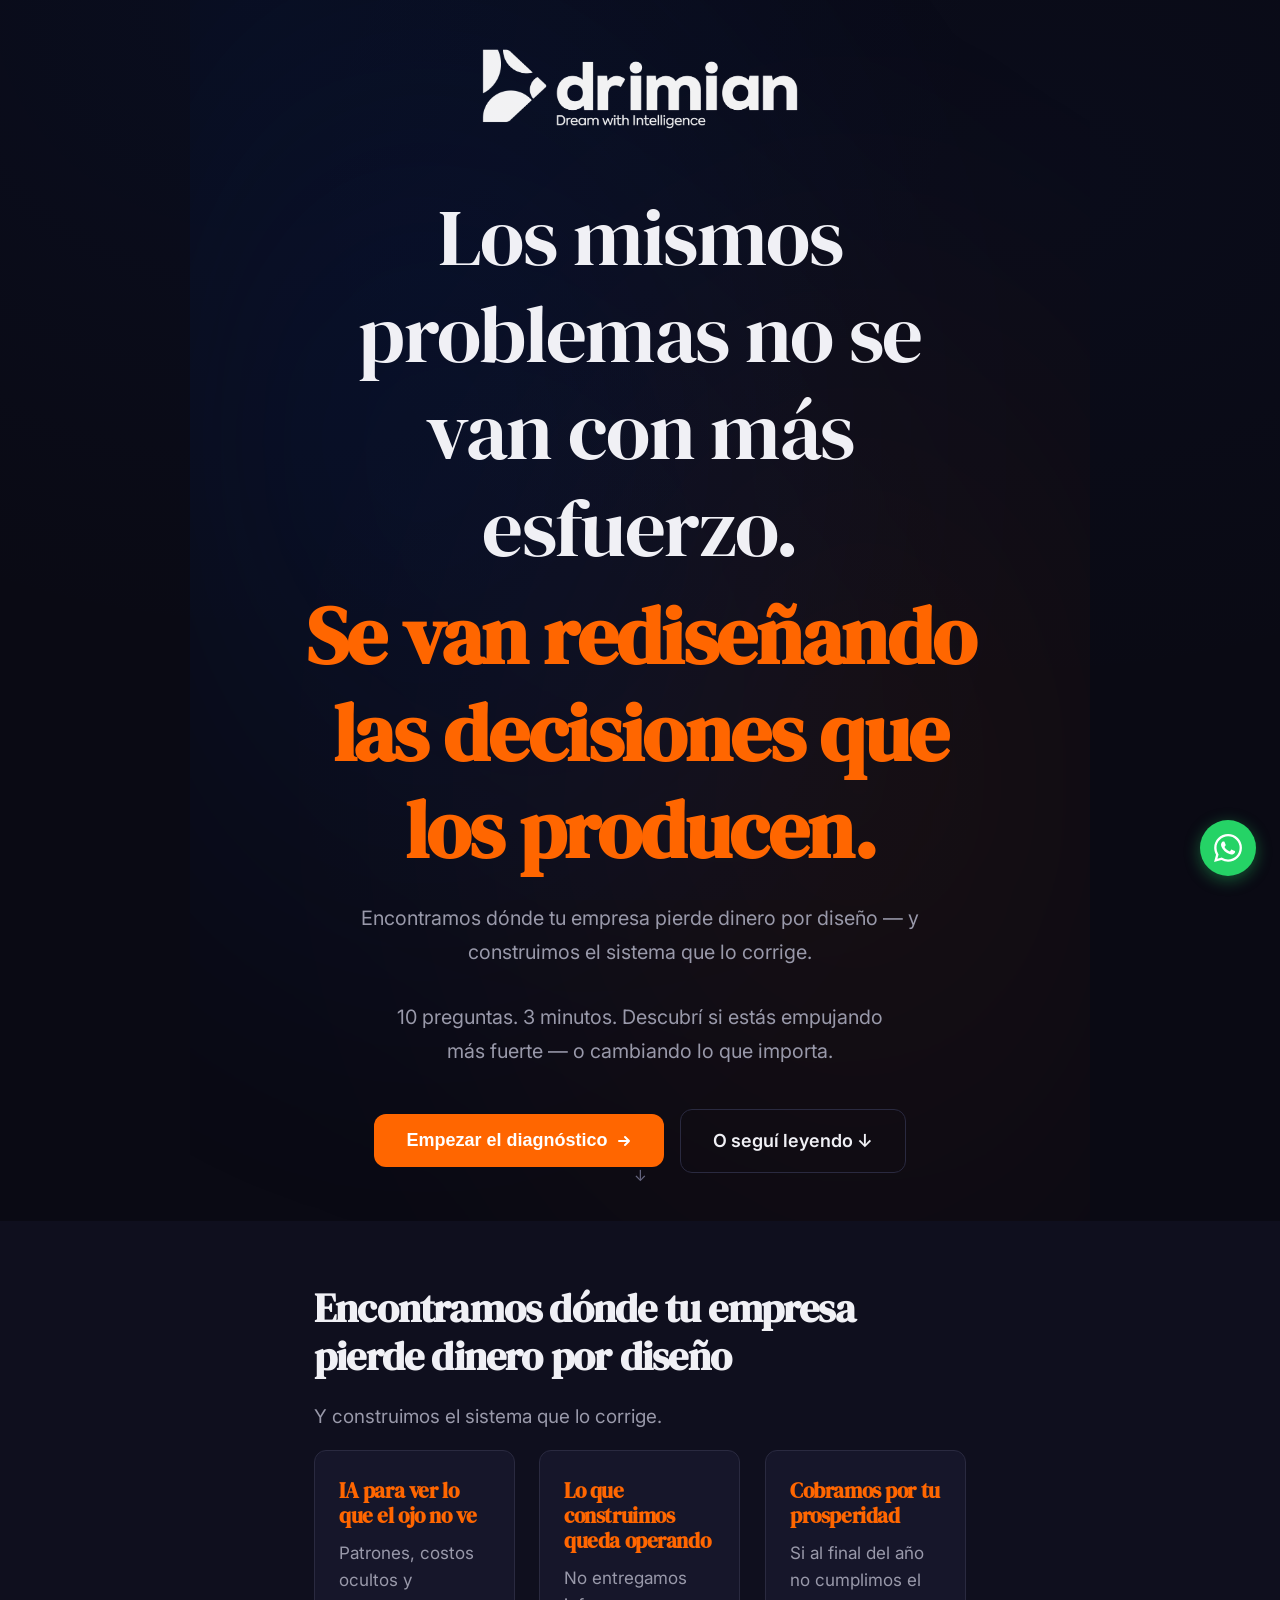
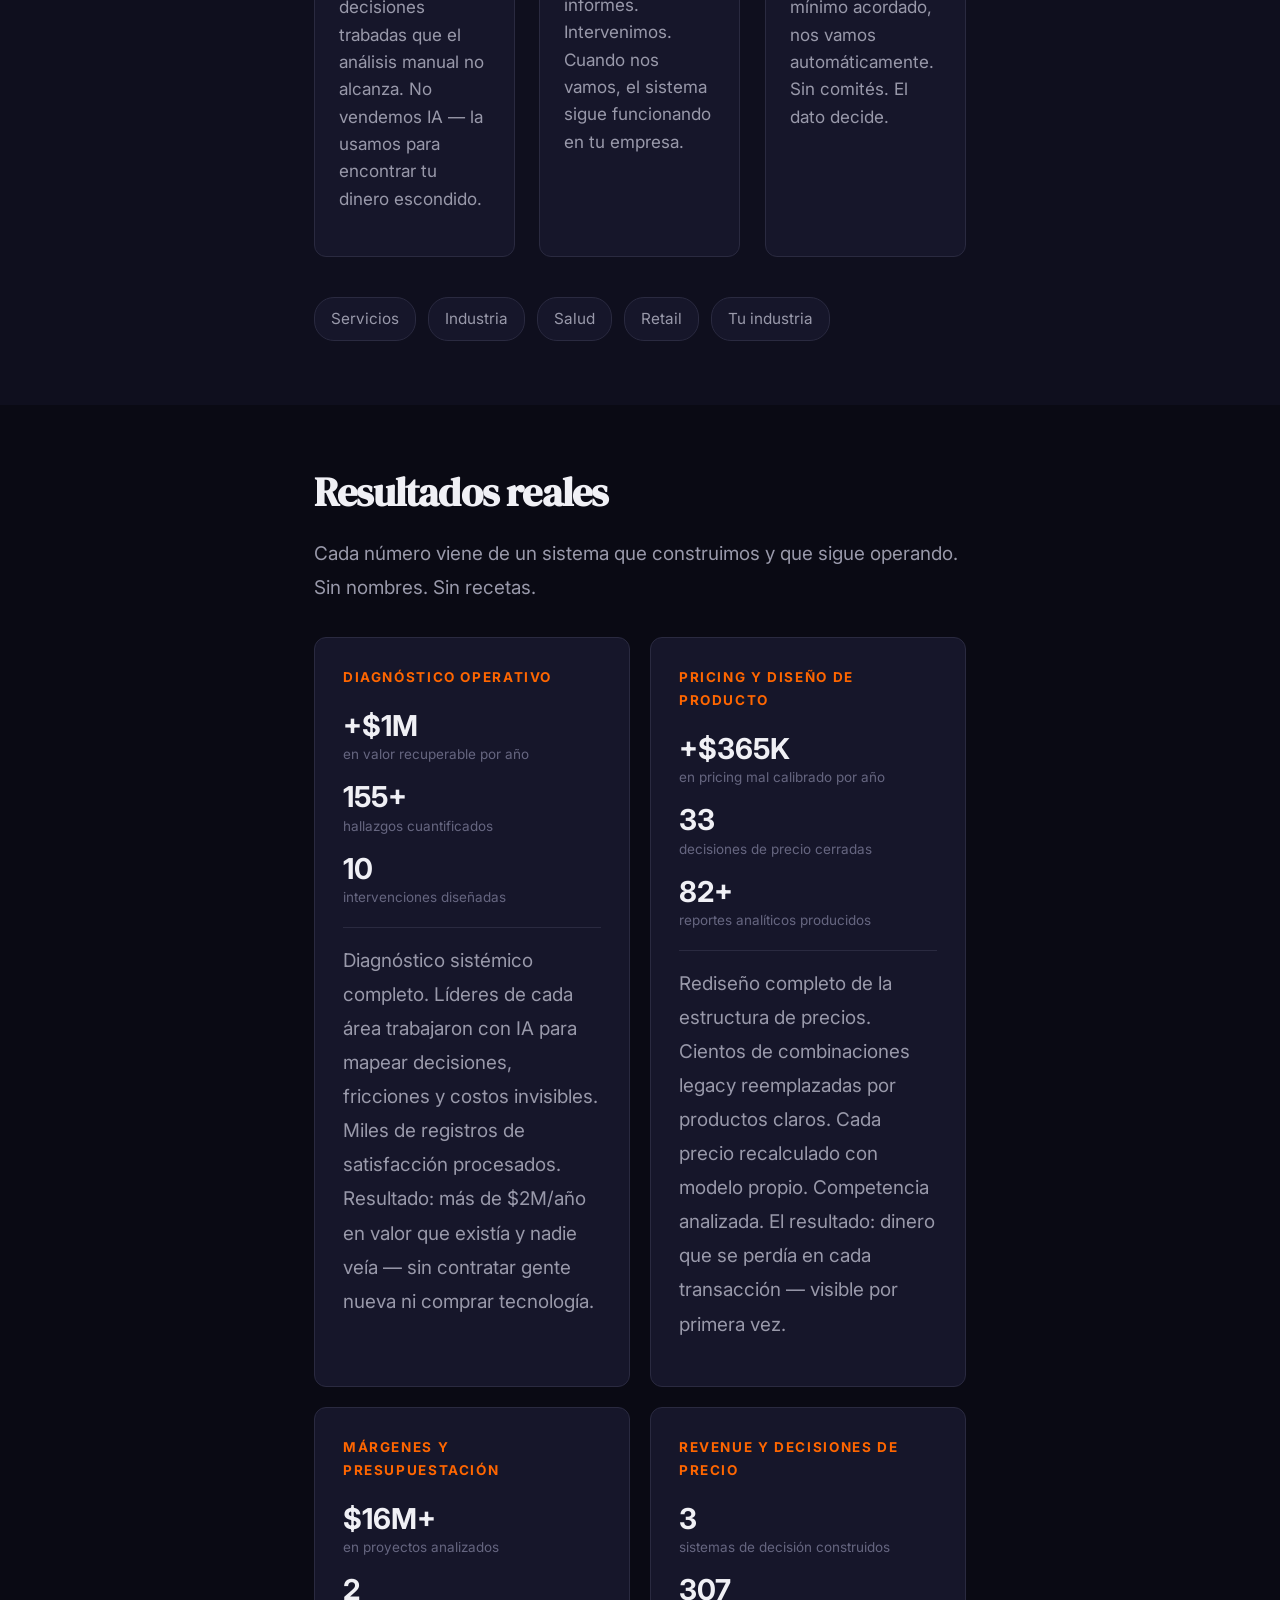
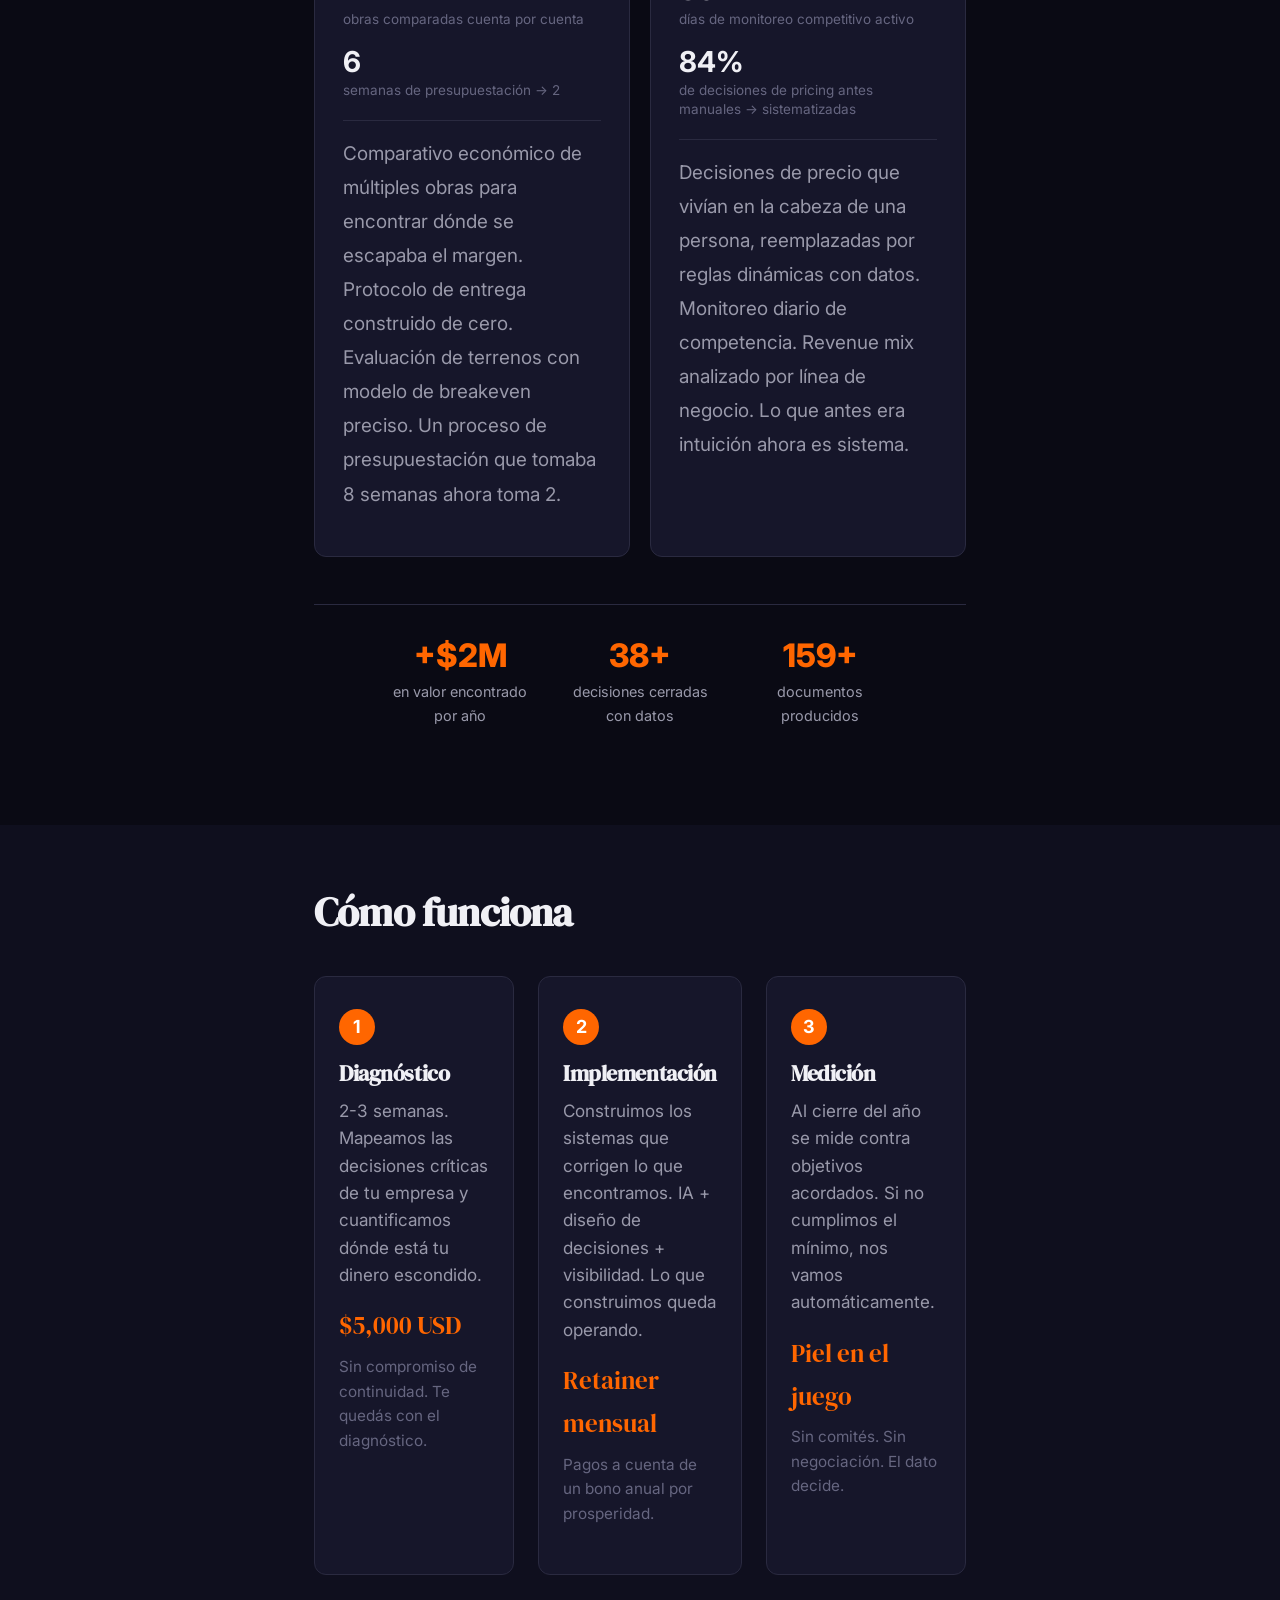
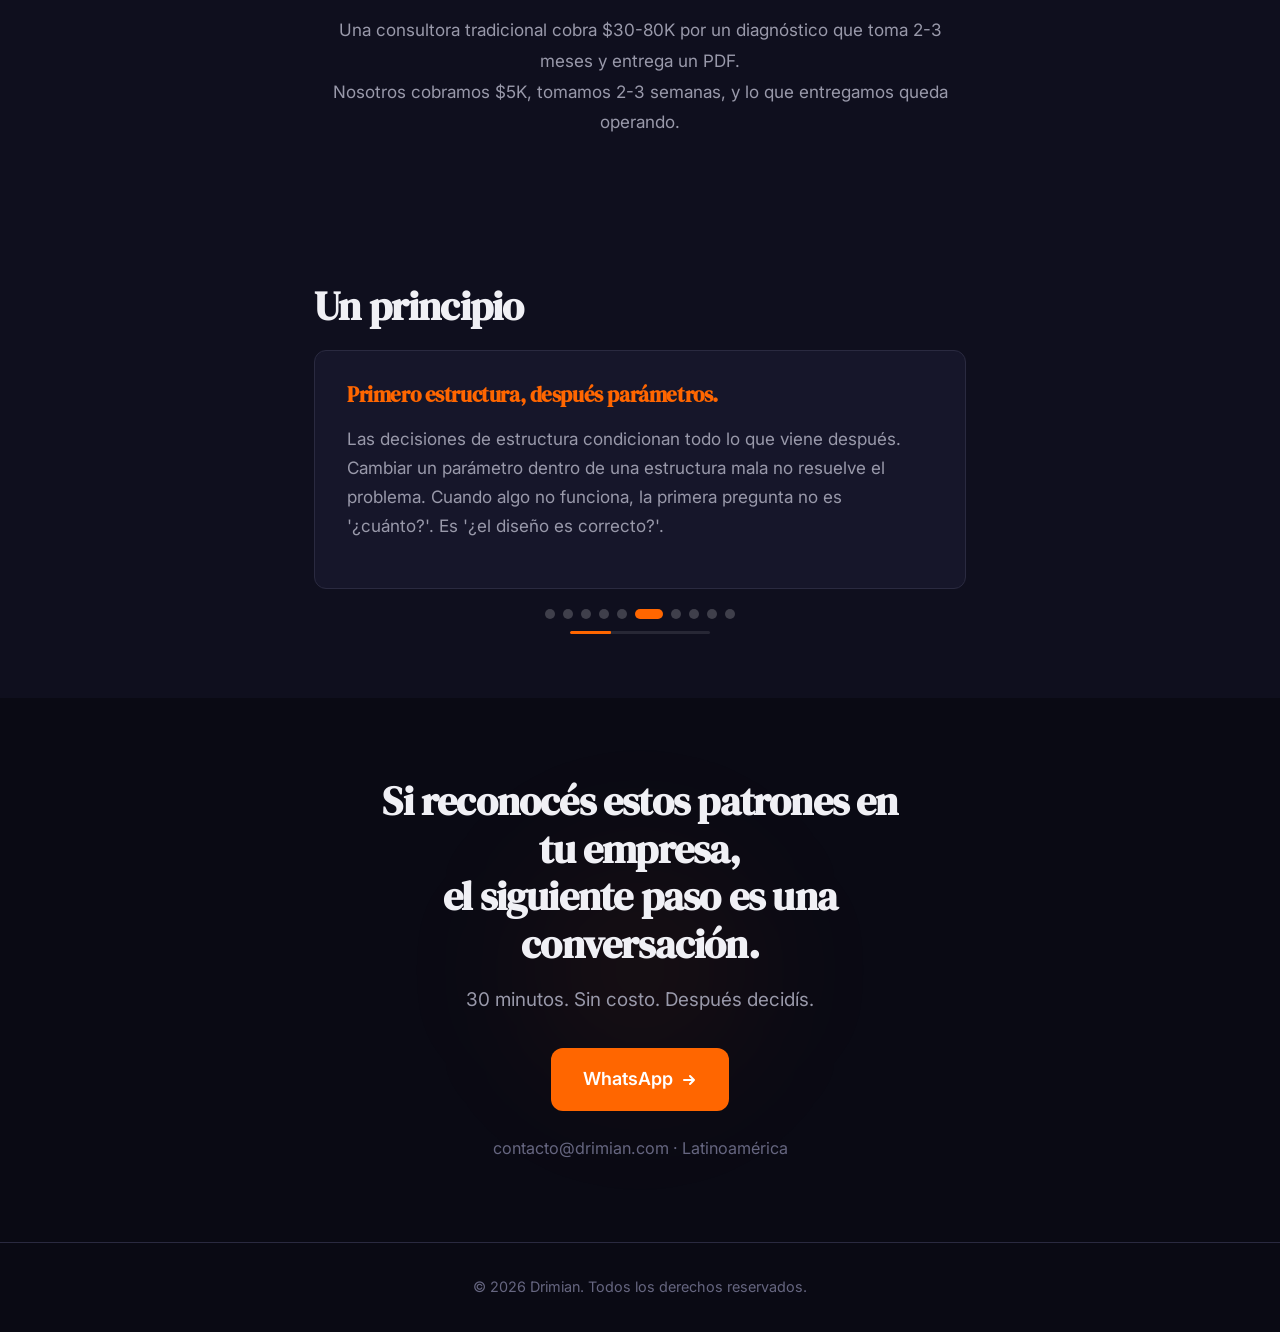
<file: index.html>
<!DOCTYPE html>
<html lang="es">
<head>
  <meta charset="UTF-8">
  <meta name="viewport" content="width=device-width, initial-scale=1.0">
  <title>Drimian — We Dream With Intelligence</title>
  <meta name="description" content="Encontramos dónde tu empresa pierde dinero por diseño — y construimos el sistema que lo corrige.">
  <meta name="theme-color" content="#0a0a14">

  <!-- OG -->
  <meta property="og:title" content="Drimian — Los mismos problemas. Otra vez.">
  <meta property="og:description" content="Encontramos dónde tu empresa pierde dinero por diseño — y construimos el sistema que lo corrige.">
  <meta property="og:type" content="website">
  <meta property="og:url" content="https://drimian.com">

  <!-- Fonts -->
  <link rel="preconnect" href="https://fonts.googleapis.com">
  <link rel="preconnect" href="https://fonts.gstatic.com" crossorigin>
  <link href="https://fonts.googleapis.com/css2?family=DM+Serif+Display&family=Inter:wght@400;500;600;700&display=swap" rel="stylesheet">

  <!-- Styles -->
  <link rel="stylesheet" href="css/style.css?v=3">
</head>
<body>

  <!-- Scroll progress bar -->
  <div id="scroll-progress"></div>

  <!-- ==================== -->
  <!-- HERO                 -->
  <!-- ==================== -->
  <section id="hero">
    <div style="margin-bottom: 48px;">
      <img src="img/logo-white.png" alt="Drimian — Dream With Intelligence" style="width: min(320px, 80vw); height: auto; opacity: 0.95;">
    </div>

    <h1>
      <span class="h1-line1">Los mismos problemas no se van con más esfuerzo.</span>
      <span class="h1-line2">Se van rediseñando las decisiones que los producen.</span>
    </h1>

    <p class="hero-mission">
      Encontramos dónde tu empresa pierde dinero por diseño — y construimos el sistema que lo corrige.
    </p>

    <p class="subtitle">
      10 preguntas. 3 minutos. Descubrí si estás empujando más fuerte — o cambiando lo que importa.
    </p>

    <div class="cta-group">
      <button class="btn btn-primary" onclick="startDiagnostic()">
        Empezar el diagnóstico
        <svg width="16" height="16" viewBox="0 0 16 16" fill="none"><path d="M3 8h10m0 0L9 4m4 4L9 12" stroke="currentColor" stroke-width="2" stroke-linecap="round" stroke-linejoin="round"/></svg>
      </button>
      <a href="#about" class="btn btn-secondary">O seguí leyendo ↓</a>
    </div>

    <div class="scroll-hint">↓</div>
  </section>

  <!-- ==================== -->
  <!-- DIAGNOSTIC           -->
  <!-- ==================== -->
  <section id="diagnostic" style="display: none;">
    <div class="diagnostic-intro">
      <h2>Diagnóstico de Prosperidad</h2>
      <p>Cada pregunta mide un mecanismo que produce prosperidad. No hay respuestas correctas — hay respuestas honestas.</p>
    </div>

    <div class="progress-label" id="progress-label">1 de 10</div>
    <div class="progress-bar">
      <div class="progress-fill" id="progress-fill" style="width: 0%"></div>
    </div>

    <div id="questions-area">
      <!-- Questions render here dynamically -->
    </div>
  </section>

  <!-- ==================== -->
  <!-- RESULTS              -->
  <!-- ==================== -->
  <div id="results">
    <div class="result-profile">
      <div class="score-badge" id="result-badge">CIMIENTOS</div>
      <div class="score-number" id="result-score">0<span>/40</span></div>
    </div>

    <div class="result-narrative" id="result-narrative">
    </div>

    <!-- Radar -->
    <div class="radar-container">
      <canvas id="radar-chart"></canvas>
    </div>
    <p class="radar-subtitle">Esto no es lo que tenés — es lo que estás construyendo.</p>

    <!-- Indicator bars -->
    <div class="indicators-detail" id="indicator-bars">
    </div>

    <!-- Palancas -->
    <div class="palancas">
      <h3>Las palancas que más moverían tu empresa</h3>
      <div id="palancas-list"></div>
    </div>

    <!-- CTA -->
    <div class="result-cta">
      <p class="result-cta-headline">Estas palancas no se arreglan con más esfuerzo.<br>Se arreglan rediseñando las decisiones que las producen.</p>

      <div class="sprint-offer">
        <h3>Diagnóstico profundo</h3>
        <p>En 2-3 semanas mapeamos las decisiones críticas de tu empresa y cuantificamos dónde está el dinero que no estás viendo.</p>
        <div class="sprint-price">
          <span class="price-main">$5,000 USD</span>
          <span class="price-context">Una consultora tradicional toma 2-3 meses y cuesta $30-80K por lo mismo.</span>
        </div>
        <p class="sprint-note">Sin compromiso de continuidad. Te quedás con el diagnóstico.</p>
      </div>

      <a href="https://wa.me/59176600056?text=Hola%2C%20hice%20el%20diagnóstico%20en%20drimian.com%20y%20quiero%20conversar%20sobre%20el%20diagnóstico%20profundo." class="btn btn-primary" target="_blank" rel="noopener">
        Hablemos por WhatsApp
        <svg width="16" height="16" viewBox="0 0 16 16" fill="none"><path d="M3 8h10m0 0L9 4m4 4L9 12" stroke="currentColor" stroke-width="2" stroke-linecap="round" stroke-linejoin="round"/></svg>
      </a>

      <div class="lead-capture">
        <p>¿Querés que analicemos esto juntos? 30 minutos, sin costo.</p>
        <form class="lead-form" id="lead-form" onsubmit="submitLead(event)">
          <input type="text" name="name" placeholder="Tu nombre" required>
          <input type="text" name="company" placeholder="Tu empresa" required>
          <input type="tel" name="whatsapp" placeholder="Tu WhatsApp (con código de país)" required>
          <input type="email" name="email" placeholder="Tu email (opcional)">
          <button type="submit" class="btn btn-primary" style="width: 100%; justify-content: center;">Quiero conversar</button>
        </form>
      </div>
    </div>
  </div>

  <!-- ==================== -->
  <!-- ABOUT                -->
  <!-- ==================== -->
  <div id="about" class="section-alt">
    <div class="about-section">
      <h2 class="reveal">Encontramos dónde tu empresa pierde dinero por diseño</h2>
      <p class="reveal about-lead">
        Y construimos el sistema que lo corrige.
      </p>

      <div class="about-pillars">
        <div class="pillar reveal">
          <h3>IA para ver lo que el ojo no ve</h3>
          <p>Patrones, costos ocultos y decisiones trabadas que el análisis manual no alcanza. No vendemos IA — la usamos para encontrar tu dinero escondido.</p>
        </div>
        <div class="pillar reveal">
          <h3>Lo que construimos queda operando</h3>
          <p>No entregamos informes. Intervenimos. Cuando nos vamos, el sistema sigue funcionando en tu empresa.</p>
        </div>
        <div class="pillar reveal">
          <h3>Cobramos por tu prosperidad</h3>
          <p>Si al final del año no cumplimos el mínimo acordado, nos vamos automáticamente. Sin comités. El dato decide.</p>
        </div>
      </div>

      <div class="sectors reveal">
        <span class="sector-tag">Servicios</span>
        <span class="sector-tag">Industria</span>
        <span class="sector-tag">Salud</span>
        <span class="sector-tag">Retail</span>
        <span class="sector-tag">Tu industria</span>
      </div>
    </div>
  </div>

  <!-- ==================== -->
  <!-- CASES                -->
  <!-- ==================== -->
  <div id="cases">
    <div class="about-section">
      <h2 class="reveal">Resultados reales</h2>
      <p class="reveal">Cada número viene de un sistema que construimos y que sigue operando. Sin nombres. Sin recetas.</p>

      <div class="cases-grid">

        <div class="case-card reveal">
          <div class="case-industry">Diagnóstico operativo</div>
          <div class="case-metrics">
            <div class="case-metric">
              <span class="metric-number" data-prefix="+$" data-target="2" data-suffix="M">+$0M</span>
              <span class="metric-label">en valor recuperable por año</span>
            </div>
            <div class="case-metric">
              <span class="metric-number" data-target="170" data-suffix="+">0+</span>
              <span class="metric-label">hallazgos cuantificados</span>
            </div>
            <div class="case-metric">
              <span class="metric-number" data-target="11">0</span>
              <span class="metric-label">intervenciones diseñadas</span>
            </div>
          </div>
          <p class="case-context">Diagnóstico sistémico completo. Líderes de cada área trabajaron con IA para mapear decisiones, fricciones y costos invisibles. Miles de registros de satisfacción procesados. Resultado: más de $2M/año en valor que existía y nadie veía — sin contratar gente nueva ni comprar tecnología.</p>
        </div>

        <div class="case-card reveal">
          <div class="case-industry">Pricing y diseño de producto</div>
          <div class="case-metrics">
            <div class="case-metric">
              <span class="metric-number" data-prefix="+$" data-target="400" data-suffix="K">+$0K</span>
              <span class="metric-label">en pricing mal calibrado por año</span>
            </div>
            <div class="case-metric">
              <span class="metric-number" data-target="37">0</span>
              <span class="metric-label">decisiones de precio cerradas</span>
            </div>
            <div class="case-metric">
              <span class="metric-number" data-target="90" data-suffix="+">0+</span>
              <span class="metric-label">reportes analíticos producidos</span>
            </div>
          </div>
          <p class="case-context">Rediseño completo de la estructura de precios. Cientos de combinaciones legacy reemplazadas por productos claros. Cada precio recalculado con modelo propio. Competencia analizada. El resultado: dinero que se perdía en cada transacción — visible por primera vez.</p>
        </div>

        <div class="case-card reveal">
          <div class="case-industry">Márgenes y presupuestación</div>
          <div class="case-metrics">
            <div class="case-metric">
              <span class="metric-number" data-prefix="$" data-target="20" data-suffix="M+">$0M+</span>
              <span class="metric-label">en proyectos analizados</span>
            </div>
            <div class="case-metric">
              <span class="metric-number" data-target="3">0</span>
              <span class="metric-label">obras comparadas cuenta por cuenta</span>
            </div>
            <div class="case-metric">
              <span class="metric-number" data-target="8">0</span>
              <span class="metric-label">semanas de presupuestación → 2</span>
            </div>
          </div>
          <p class="case-context">Comparativo económico de múltiples obras para encontrar dónde se escapaba el margen. Protocolo de entrega construido de cero. Evaluación de terrenos con modelo de breakeven preciso. Un proceso de presupuestación que tomaba 8 semanas ahora toma 2.</p>
        </div>

        <div class="case-card reveal">
          <div class="case-industry">Revenue y decisiones de precio</div>
          <div class="case-metrics">
            <div class="case-metric">
              <span class="metric-number" data-target="4">0</span>
              <span class="metric-label">sistemas de decisión construidos</span>
            </div>
            <div class="case-metric">
              <span class="metric-number" data-target="365">0</span>
              <span class="metric-label">días de monitoreo competitivo activo</span>
            </div>
            <div class="case-metric">
              <span class="metric-number" data-target="100" data-suffix="%">0%</span>
              <span class="metric-label">de decisiones de pricing antes manuales → sistematizadas</span>
            </div>
          </div>
          <p class="case-context">Decisiones de precio que vivían en la cabeza de una persona, reemplazadas por reglas dinámicas con datos. Monitoreo diario de competencia. Revenue mix analizado por línea de negocio. Lo que antes era intuición ahora es sistema.</p>
        </div>

      </div>

      <!-- Consolidated stats -->
      <div class="consolidated-stats">
        <div class="stat-item reveal">
          <span class="stat-number" data-prefix="+$" data-target="3" data-suffix="M">+$0M</span>
          <span class="stat-label">en valor encontrado por año</span>
        </div>
        <div class="stat-item reveal">
          <span class="stat-number" data-target="56" data-suffix="+">0+</span>
          <span class="stat-label">decisiones cerradas con datos</span>
        </div>
        <div class="stat-item reveal">
          <span class="stat-number" data-target="230" data-suffix="+">0+</span>
          <span class="stat-label">documentos producidos</span>
        </div>
      </div>
    </div>
  </div>

  <!-- ==================== -->
  <!-- MODEL                -->
  <!-- ==================== -->
  <div id="how-it-works" class="section-alt">
    <div class="about-section">
      <h2 class="reveal">Cómo funciona</h2>

      <div class="steps-grid">
        <div class="step-card reveal">
          <div class="step-number">1</div>
          <h3>Diagnóstico</h3>
          <p>2-3 semanas. Mapeamos las decisiones críticas de tu empresa y cuantificamos dónde está tu dinero escondido.</p>
          <div class="step-price">$5,000 USD</div>
          <p class="step-note">Sin compromiso de continuidad. Te quedás con el diagnóstico.</p>
        </div>
        <div class="step-card reveal">
          <div class="step-number">2</div>
          <h3>Implementación</h3>
          <p>Construimos los sistemas que corrigen lo que encontramos. IA + diseño de decisiones + visibilidad. Lo que construimos queda operando.</p>
          <div class="step-price">Retainer mensual</div>
          <p class="step-note">Pagos a cuenta de un bono anual por prosperidad.</p>
        </div>
        <div class="step-card reveal">
          <div class="step-number">3</div>
          <h3>Medición</h3>
          <p>Al cierre del año se mide contra objetivos acordados. Si no cumplimos el mínimo, nos vamos automáticamente.</p>
          <div class="step-price">Piel en el juego</div>
          <p class="step-note">Sin comités. Sin negociación. El dato decide.</p>
        </div>
      </div>

      <p class="reveal" style="text-align: center; margin-top: 40px; color: var(--text-secondary); font-size: 0.95rem;">
        Una consultora tradicional cobra $30-80K por un diagnóstico que toma 2-3 meses y entrega un PDF.<br>
        Nosotros cobramos $5K, tomamos 2-3 semanas, y lo que entregamos queda operando.
      </p>
    </div>
  </div>

  <!-- ==================== -->
  <!-- PRINCIPLE            -->
  <!-- ==================== -->
  <div class="section-alt">
    <div class="about-section">
      <h2 class="reveal">Un principio</h2>
      <div class="principle-container">
        <div class="principle-box" id="principle-box">
          <h3 id="principle-title"></h3>
          <p id="principle-text"></p>
        </div>
      </div>
      <div class="principle-dots" id="principle-dots"></div>
      <div class="principle-progress">
        <div class="principle-progress-bar">
          <div class="principle-progress-fill" id="principle-progress-fill"></div>
        </div>
      </div>
    </div>
  </div>

  <!-- ==================== -->
  <!-- FOOTER CTA           -->
  <!-- ==================== -->
  <section id="footer-cta">
    <h2 class="reveal">Si reconocés estos patrones en tu empresa,<br>el siguiente paso es una conversación.</h2>
    <p>
      30 minutos. Sin costo. Después decidís.
    </p>
    <a href="https://wa.me/59176600056?text=Hola%2C%20vi%20la%20web%20de%20Drimian%20y%20quiero%20conversar." class="btn btn-primary" target="_blank" rel="noopener">
      WhatsApp
      <svg width="16" height="16" viewBox="0 0 16 16" fill="none"><path d="M3 8h10m0 0L9 4m4 4L9 12" stroke="currentColor" stroke-width="2" stroke-linecap="round" stroke-linejoin="round"/></svg>
    </a>
    <div class="contact-info">
      contacto@drimian.com · Latinoamérica
    </div>
  </section>

  <!-- Footer -->
  <footer>
    &copy; 2026 Drimian. Todos los derechos reservados.
  </footer>

  <!-- WhatsApp floating -->
  <a href="https://wa.me/59176600056?text=Hola%2C%20vi%20la%20web%20de%20Drimian." class="whatsapp-float" target="_blank" rel="noopener" aria-label="WhatsApp">
    <svg viewBox="0 0 24 24" xmlns="http://www.w3.org/2000/svg"><path d="M17.472 14.382c-.297-.149-1.758-.867-2.03-.967-.273-.099-.471-.148-.67.15-.197.297-.767.966-.94 1.164-.173.199-.347.223-.644.075-.297-.15-1.255-.463-2.39-1.475-.883-.788-1.48-1.761-1.653-2.059-.173-.297-.018-.458.13-.606.134-.133.298-.347.446-.52.149-.174.198-.298.298-.497.099-.198.05-.371-.025-.52-.075-.149-.669-1.612-.916-2.207-.242-.579-.487-.5-.669-.51-.173-.008-.371-.01-.57-.01-.198 0-.52.074-.792.372-.272.297-1.04 1.016-1.04 2.479 0 1.462 1.065 2.875 1.213 3.074.149.198 2.096 3.2 5.077 4.487.709.306 1.262.489 1.694.625.712.227 1.36.195 1.871.118.571-.085 1.758-.719 2.006-1.413.248-.694.248-1.289.173-1.413-.074-.124-.272-.198-.57-.347m-5.421 7.403h-.004a9.87 9.87 0 01-5.031-1.378l-.361-.214-3.741.982.998-3.648-.235-.374a9.86 9.86 0 01-1.51-5.26c.001-5.45 4.436-9.884 9.888-9.884 2.64 0 5.122 1.03 6.988 2.898a9.825 9.825 0 012.893 6.994c-.003 5.45-4.437 9.884-9.885 9.884m8.413-18.297A11.815 11.815 0 0012.05 0C5.495 0 .16 5.335.157 11.892c0 2.096.547 4.142 1.588 5.945L.057 24l6.305-1.654a11.882 11.882 0 005.683 1.448h.005c6.554 0 11.89-5.335 11.893-11.893a11.821 11.821 0 00-3.48-8.413z"/></svg>
  </a>

  <!-- Scripts -->
  <script>
    const PRINCIPLES = [
      {
        title: "El sistema produce resultados, no las personas.",
        text: "La misma persona produce 92 en un sistema y 45 en otro. Antes de cambiar a la gente, mirá el sistema en el que operan. Si un problema se repite con personas diferentes, el problema no son las personas."
      },
      {
        title: "Empujar más fuerte no funciona si el atractor no cambió.",
        text: "Los sistemas tienen estados por defecto. Después de cualquier intervención, tienden a volver a donde estaban. Si tu equipo vuelve a lo mismo cada vez que dejás de empujar, no es falta de voluntad — es que las condiciones que sostienen el problema siguen intactas."
      },
      {
        title: "No decidir teóricamente lo que podés medir.",
        text: "Si un dato puede obtenerse del sistema real, no debería decidirse por estimación o intuición. La decisión basada en datos reales es más costosa de obtener pero más barata de corregir. La basada en supuestos es barata de tomar y cara de corregir."
      },
      {
        title: "La IA amplifica el ciclo, no lo reemplaza.",
        text: "Una persona con IA completa ciclos de decisión más rápido, con más información, con menos fricción. Pero el ciclo sigue necesitando un humano que lo dirija. IA sin humano en el ciclo produce errores pequeños que se repiten miles de veces sin que nadie los detecte."
      },
      {
        title: "Prosperar no es maximizar.",
        text: "Una empresa que maximiza eficiencia elimina holgura. Una que maximiza crecimiento consume caja. Una que maximiza corto plazo sacrifica opciones futuras. Prosperar requiere suficiencia en cada indicador, no maximización de ninguno."
      },
      {
        title: "Primero estructura, después parámetros.",
        text: "Las decisiones de estructura condicionan todo lo que viene después. Cambiar un parámetro dentro de una estructura mala no resuelve el problema. Cuando algo no funciona, la primera pregunta no es '¿cuánto?'. Es '¿el diseño es correcto?'."
      },
      {
        title: "Fricción es lo que te está costando sin que lo veas.",
        text: "Cuánto tarda tu empresa en enterarse de un problema. Cuántas personas tocan una decisión antes de que se ejecute. Cuántas reuniones terminan sin que alguien decida algo. Eso es fricción — y se puede medir."
      },
      {
        title: "El miedo estructura todo lo demás.",
        text: "Cuando el sistema penaliza el error, las personas dejan de decidir, escalar y proponer. Un sistema con miedo convierte la latencia en parálisis, la variabilidad en rigidez, y la coordinación en burocracia defensiva. Resolver el miedo primero hace que todo lo demás funcione."
      },
      {
        title: "No compran tu producto. Compran progreso.",
        text: "Tu producto compite con todo lo que resuelve el mismo problema, no solo con productos similares. La diferenciación sin barrera es temporal — debe haber algo que impida la imitación."
      },
      {
        title: "Autonomía sin claridad es caos. Claridad sin autonomía es control.",
        text: "El trabajo del líder es definir qué resultado necesita el sistema, crear las condiciones para que sea posible, y dejar que la persona encuentre su método. El fit entre persona y rol se hace visible cuando hay claridad + condiciones + autonomía."
      }
    ];

    let currentPrinciple = Math.floor(Math.random() * PRINCIPLES.length);
    let autoplayTimer = null;
    let progressTimer = null;
    const AUTOPLAY_INTERVAL = 7000;
    const PROGRESS_STEP = 50;
    let isTransitioning = false;

    // Build dots
    function buildDots() {
      const dotsContainer = document.getElementById('principle-dots');
      PRINCIPLES.forEach((_, i) => {
        const dot = document.createElement('button');
        dot.className = 'principle-dot' + (i === currentPrinciple ? ' active' : '');
        dot.setAttribute('aria-label', 'Principio ' + (i + 1));
        dot.addEventListener('click', () => goToPrinciple(i));
        dotsContainer.appendChild(dot);
      });
    }

    function updateDots() {
      const dots = document.querySelectorAll('.principle-dot');
      dots.forEach((dot, i) => {
        dot.classList.toggle('active', i === currentPrinciple);
      });
    }

    function showPrinciple(index, direction) {
      const box = document.getElementById('principle-box');
      const dir = direction || 'right';

      if (isTransitioning) return;
      isTransitioning = true;

      // Slide out
      box.classList.remove('visible');
      box.classList.add(dir === 'right' ? 'sliding-out-left' : 'sliding-out-right');

      setTimeout(() => {
        // Update content
        document.getElementById('principle-title').textContent = PRINCIPLES[index].title;
        document.getElementById('principle-text').textContent = PRINCIPLES[index].text;

        // Prepare slide in from opposite side
        box.classList.remove('sliding-out-left', 'sliding-out-right');
        box.classList.add(dir === 'right' ? 'sliding-in' : 'sliding-in-left');

        // Force reflow
        box.offsetHeight;

        // Slide in
        box.classList.remove('sliding-in', 'sliding-in-left');
        box.classList.add('visible');
        updateDots();

        setTimeout(() => { isTransitioning = false; }, 600);
      }, 500);
    }

    function nextPrinciple() {
      currentPrinciple = (currentPrinciple + 1) % PRINCIPLES.length;
      showPrinciple(currentPrinciple, 'right');
      resetAutoplay();
    }

    function prevPrinciple() {
      currentPrinciple = (currentPrinciple - 1 + PRINCIPLES.length) % PRINCIPLES.length;
      showPrinciple(currentPrinciple, 'left');
      resetAutoplay();
    }

    function goToPrinciple(index) {
      if (index === currentPrinciple) return;
      const dir = index > currentPrinciple ? 'right' : 'left';
      currentPrinciple = index;
      showPrinciple(currentPrinciple, dir);
      resetAutoplay();
    }

    // Progress bar
    function startProgress() {
      const fill = document.getElementById('principle-progress-fill');
      let elapsed = 0;
      fill.style.width = '0%';

      progressTimer = setInterval(() => {
        elapsed += PROGRESS_STEP;
        const pct = Math.min((elapsed / AUTOPLAY_INTERVAL) * 100, 100);
        fill.style.width = pct + '%';
      }, PROGRESS_STEP);
    }

    // Autoplay
    function startAutoplay() {
      startProgress();
      autoplayTimer = setInterval(() => {
        nextPrinciple();
      }, AUTOPLAY_INTERVAL);
    }

    function resetAutoplay() {
      clearInterval(autoplayTimer);
      clearInterval(progressTimer);
      startAutoplay();
    }

    // Swipe support
    function setupSwipe() {
      const box = document.getElementById('principle-box');
      let startX = 0;
      let startY = 0;

      box.addEventListener('touchstart', (e) => {
        startX = e.touches[0].clientX;
        startY = e.touches[0].clientY;
      }, { passive: true });

      box.addEventListener('touchend', (e) => {
        const dx = e.changedTouches[0].clientX - startX;
        const dy = e.changedTouches[0].clientY - startY;
        if (Math.abs(dx) > 50 && Math.abs(dx) > Math.abs(dy)) {
          if (dx < 0) nextPrinciple();
          else prevPrinciple();
        }
      }, { passive: true });

      // Mouse drag
      let mouseDown = false;
      let mouseStartX = 0;

      box.addEventListener('mousedown', (e) => {
        mouseDown = true;
        mouseStartX = e.clientX;
        box.style.cursor = 'grabbing';
      });

      document.addEventListener('mouseup', (e) => {
        if (!mouseDown) return;
        mouseDown = false;
        box.style.cursor = 'grab';
        const dx = e.clientX - mouseStartX;
        if (Math.abs(dx) > 50) {
          if (dx < 0) nextPrinciple();
          else prevPrinciple();
        }
      });
    }

    // Pause on hover
    function setupHoverPause() {
      const container = document.querySelector('.principle-container');
      container.addEventListener('mouseenter', () => {
        clearInterval(autoplayTimer);
        clearInterval(progressTimer);
      });
      container.addEventListener('mouseleave', () => {
        resetAutoplay();
      });
    }

    // Init
    document.addEventListener('DOMContentLoaded', () => {
      buildDots();
      document.getElementById('principle-title').textContent = PRINCIPLES[currentPrinciple].title;
      document.getElementById('principle-text').textContent = PRINCIPLES[currentPrinciple].text;
      document.getElementById('principle-box').classList.add('visible');
      updateDots();
      setupSwipe();
      setupHoverPause();
      startAutoplay();
    });
  </script>
  <script src="js/diagnostic.js"></script>

  <script>
    function submitLead(e) {
      e.preventDefault();
      const form = e.target;

      // Enviar datos de contacto a Google Sheets (vinculado por SESSION_ID)
      sendToSheet({
        type: 'contact',
        sessionId: SESSION_ID,
        name: form.name.value,
        company: form.company.value,
        whatsapp: form.whatsapp.value,
        email: form.email.value || ''
      });

      form.innerHTML = '<p style="color: var(--success); padding: 16px;">Listo. Te contactamos pronto.</p>';
    }
  </script>

  <!-- Visual upgrades: scroll progress, reveal animations, count-up -->
  <script>
    // === SCROLL PROGRESS BAR ===
    const scrollProgressEl = document.getElementById('scroll-progress');
    window.addEventListener('scroll', () => {
      const scrollTop = document.documentElement.scrollTop;
      const scrollHeight = document.documentElement.scrollHeight - document.documentElement.clientHeight;
      scrollProgressEl.style.width = ((scrollTop / scrollHeight) * 100) + '%';
    }, { passive: true });

    // === SCROLL REVEAL (IntersectionObserver) ===
    const revealObserver = new IntersectionObserver((entries) => {
      entries.forEach(entry => {
        if (entry.isIntersecting) {
          entry.target.classList.add('visible');
          revealObserver.unobserve(entry.target);
        }
      });
    }, {
      threshold: 0.15,
      rootMargin: '0px 0px -60px 0px'
    });

    document.querySelectorAll('.reveal, .reveal-left').forEach(el => revealObserver.observe(el));

    // === COUNT-UP ANIMATION ===
    function animateCounter(element) {
      const target = parseFloat(element.dataset.target);
      const prefix = element.dataset.prefix || '';
      const suffix = element.dataset.suffix || '';
      const useComma = element.dataset.format === 'comma';
      const isDecimal = target % 1 !== 0;
      const duration = target > 1000 ? 2200 : 1800;
      const startTime = performance.now();

      const easeOutCubic = t => 1 - Math.pow(1 - t, 3);

      function update(currentTime) {
        const elapsed = currentTime - startTime;
        const progress = Math.min(elapsed / duration, 1);
        const easedProgress = easeOutCubic(progress);
        let current = easedProgress * target;

        if (isDecimal) {
          current = current.toFixed(1);
        } else {
          current = Math.floor(current);
          if (useComma) current = current.toLocaleString();
        }

        element.textContent = prefix + current + suffix;

        if (progress < 1) {
          requestAnimationFrame(update);
        }
      }

      requestAnimationFrame(update);
    }

    const counterObserver = new IntersectionObserver((entries) => {
      entries.forEach(entry => {
        if (entry.isIntersecting && entry.target.dataset.target) {
          animateCounter(entry.target);
          counterObserver.unobserve(entry.target);
        }
      });
    }, { threshold: 0.5 });

    document.querySelectorAll('[data-target]').forEach(el => counterObserver.observe(el));
  </script>

</body>
</html>
</file>
<file: css/style.css>
/* DRIMIAN — Web 2026 */
/* Mobile first. Dark theme. Axiforma/Inter fallback. */

:root {
  --blue: #003399;
  --blue-dark: #001a4d;
  --orange: #FF6600;
  --orange-hover: #ff8533;
  --bg-dark: #0a0a14;
  --bg-section: #0f0f1e;
  --bg-card: #16162a;
  --text-primary: #f0f0f5;
  --text-secondary: #9999aa;
  --text-muted: #666680;
  --border: #2a2a40;
  --success: #22c55e;
  --warning: #f59e0b;
  --danger: #ef4444;
  --radius: 12px;
  --max-width: 680px;
  --transition: 0.3s ease;
}

* {
  margin: 0;
  padding: 0;
  box-sizing: border-box;
}

html {
  scroll-behavior: smooth;
  font-size: 16px;
}

body {
  font-family: 'Inter', -apple-system, BlinkMacSystemFont, 'Segoe UI', sans-serif;
  background: var(--bg-dark);
  background-image:
    radial-gradient(ellipse at 20% 0%, rgba(0, 51, 153, 0.08) 0%, transparent 50%),
    radial-gradient(ellipse at 80% 20%, rgba(0, 51, 153, 0.05) 0%, transparent 50%),
    radial-gradient(ellipse at 50% 80%, rgba(0, 51, 153, 0.04) 0%, transparent 40%);
  background-attachment: fixed;
  color: var(--text-primary);
  line-height: 1.7;
  -webkit-font-smoothing: antialiased;
}

/* Typography */
h1, h2, h3 {
  font-family: 'DM Serif Display', Georgia, serif;
  line-height: 1.2;
  letter-spacing: -0.02em;
}

h1 { font-size: 2.4rem; }
h2 { font-size: 1.8rem; }
h3 { font-size: 1.3rem; }

p { max-width: var(--max-width); }

a {
  color: var(--orange);
  text-decoration: none;
  transition: color var(--transition);
}
a:hover { color: var(--orange-hover); }

/* Layout */
section {
  padding: 64px 24px;
  max-width: 900px;
  margin: 0 auto;
}

.section-alt {
  background: var(--bg-section);
}

/* Buttons */
.btn {
  display: inline-flex;
  align-items: center;
  gap: 8px;
  padding: 16px 32px;
  border-radius: var(--radius);
  font-size: 1rem;
  font-weight: 600;
  cursor: pointer;
  border: none;
  transition: all var(--transition);
  text-decoration: none;
}

.btn-primary {
  background: var(--orange);
  color: white;
}
.btn-primary:hover {
  background: var(--orange-hover);
  color: white;
  transform: translateY(-2px);
  box-shadow: 0 8px 24px rgba(255, 102, 0, 0.3);
}

.btn-secondary {
  background: transparent;
  color: var(--text-primary);
  border: 1px solid var(--border);
}
.btn-secondary:hover {
  border-color: var(--text-secondary);
  background: var(--bg-card);
}

/* ===================== */
/* HERO                  */
/* ===================== */
#hero {
  min-height: 100vh;
  display: flex;
  flex-direction: column;
  justify-content: center;
  align-items: center;
  text-align: center;
  padding: 48px 24px;
  position: relative;
}

#hero .logo {
  width: 180px;
  margin-bottom: 16px;
  opacity: 0.9;
}

#hero .tagline {
  font-size: 0.85rem;
  letter-spacing: 0.15em;
  text-transform: uppercase;
  color: var(--text-secondary);
  margin-bottom: 48px;
  display: none; /* Logo image includes tagline */
}

#hero h1 {
  font-size: 2.2rem;
  margin-bottom: 24px;
  max-width: 700px;
}

.h1-line1,
.h1-line2,
.hero-mission,
#hero .subtitle,
#hero .cta-group {
  opacity: 0;
  transform: translateY(20px);
  animation: heroReveal 0.7s cubic-bezier(0.16, 1, 0.3, 1) forwards;
}

.h1-line1 {
  display: block;
  font-weight: 400;
  margin-bottom: 10px;
  animation-delay: 0.3s;
}

.h1-line2 {
  display: block;
  font-weight: 700;
  color: var(--orange);
  animation-delay: 0.55s;
}

.hero-mission {
  animation-delay: 0.85s;
}

#hero .subtitle {
  animation-delay: 1.1s;
}

#hero .cta-group {
  animation-delay: 1.35s;
}

@keyframes heroReveal {
  to {
    opacity: 1;
    transform: translateY(0);
  }
}

.hero-mission {
  font-size: 1.1rem;
  color: var(--text-secondary);
  max-width: 560px;
  margin-bottom: 32px;
  line-height: 1.7;
  font-weight: 400;
}

#hero .subtitle {
  font-size: 1.1rem;
  color: var(--text-secondary);
  max-width: 520px;
  margin-bottom: 40px;
  line-height: 1.7;
}

#hero .cta-group {
  display: flex;
  flex-direction: column;
  gap: 16px;
  align-items: center;
}

.scroll-hint {
  position: absolute;
  bottom: 32px;
  color: var(--text-muted);
  font-size: 0.85rem;
  animation: float 2s ease-in-out infinite;
}

@keyframes float {
  0%, 100% { transform: translateY(0); }
  50% { transform: translateY(8px); }
}

/* ===================== */
/* DIAGNOSTIC            */
/* ===================== */
#diagnostic {
  min-height: 100vh;
  display: flex;
  flex-direction: column;
  justify-content: center;
  padding: 48px 24px;
  max-width: 700px;
  margin: 0 auto;
}

.diagnostic-intro {
  text-align: center;
  margin-bottom: 48px;
}

.diagnostic-intro h2 {
  margin-bottom: 16px;
}

.diagnostic-intro p {
  color: var(--text-secondary);
  margin: 0 auto;
}

/* Progress bar */
.progress-bar {
  width: 100%;
  height: 3px;
  background: var(--border);
  border-radius: 2px;
  margin-bottom: 48px;
  overflow: hidden;
}

.progress-fill {
  height: 100%;
  background: var(--orange);
  border-radius: 2px;
  transition: width 0.5s ease;
}

.progress-label {
  text-align: center;
  font-size: 0.8rem;
  color: var(--text-muted);
  margin-bottom: 8px;
}

/* Question */
.question-container {
  display: none;
  animation: fadeIn 0.4s ease;
}

.question-container.active {
  display: block;
}

@keyframes fadeIn {
  from { opacity: 0; transform: translateY(16px); }
  to { opacity: 1; transform: translateY(0); }
}

.question-text {
  font-size: 1.3rem;
  font-weight: 600;
  margin-bottom: 32px;
  line-height: 1.5;
}

.options {
  display: flex;
  flex-direction: column;
  gap: 12px;
}

.option {
  padding: 18px 20px;
  background: var(--bg-card);
  border: 1px solid var(--border);
  border-radius: var(--radius);
  cursor: pointer;
  transition: all var(--transition);
  font-size: 0.95rem;
  line-height: 1.5;
  color: var(--text-primary);
}

.option:hover {
  border-color: var(--orange);
  background: rgba(255, 102, 0, 0.05);
}

.option.selected {
  border-color: var(--orange);
  background: rgba(255, 102, 0, 0.1);
}

/* Micro-revelation */
.revelation {
  display: none;
  margin-top: 32px;
  padding: 24px;
  background: rgba(255, 102, 0, 0.05);
  border-left: 3px solid var(--orange);
  border-radius: 0 var(--radius) var(--radius) 0;
  font-size: 0.95rem;
  color: var(--text-secondary);
  line-height: 1.7;
  animation: fadeIn 0.5s ease;
}

.revelation.visible {
  display: block;
}

/* ===================== */
/* RESULTS               */
/* ===================== */
#results {
  display: none;
  padding: 64px 24px;
  max-width: 800px;
  margin: 0 auto;
  animation: fadeIn 0.6s ease;
}

#results.visible {
  display: block;
}

.result-profile {
  text-align: center;
  margin-bottom: 48px;
}

.result-profile .score-badge {
  display: inline-block;
  padding: 6px 16px;
  border-radius: 20px;
  font-size: 0.8rem;
  font-weight: 700;
  letter-spacing: 0.1em;
  text-transform: uppercase;
  margin-bottom: 16px;
}

.score-badge.absent { background: rgba(239, 68, 68, 0.15); color: var(--danger); }
.score-badge.partial { background: rgba(245, 158, 11, 0.15); color: var(--warning); }
.score-badge.building { background: rgba(59, 130, 246, 0.15); color: #3b82f6; }
.score-badge.solid { background: rgba(34, 197, 94, 0.15); color: var(--success); }

.result-profile h2 {
  margin-bottom: 8px;
}

.result-profile .score-number {
  font-size: 3rem;
  font-weight: 700;
  color: var(--orange);
  margin-bottom: 24px;
}

.result-profile .score-number span {
  font-size: 1.2rem;
  color: var(--text-muted);
}

.result-narrative {
  color: var(--text-secondary);
  font-size: 1.05rem;
  line-height: 1.8;
  max-width: var(--max-width);
  margin: 0 auto 48px;
}

.result-narrative p {
  margin-bottom: 16px;
}

/* Radar */
.radar-container {
  width: 100%;
  max-width: 400px;
  margin: 0 auto 16px;
}

.radar-subtitle {
  text-align: center;
  font-size: 0.85rem;
  color: var(--text-muted);
  font-style: italic;
  margin-bottom: 48px;
}

/* Indicators detail */
.indicators-detail {
  margin-bottom: 48px;
}

.indicator-row {
  margin-bottom: 24px;
}

.indicator-header {
  display: flex;
  justify-content: space-between;
  align-items: center;
  margin-bottom: 8px;
}

.indicator-name {
  font-size: 0.9rem;
  font-weight: 600;
}

.indicator-pct {
  font-size: 0.85rem;
  font-weight: 700;
}

.indicator-bar {
  height: 6px;
  background: var(--border);
  border-radius: 3px;
  overflow: hidden;
}

.indicator-bar-fill {
  height: 100%;
  border-radius: 3px;
  transition: width 1s ease;
}

/* Palancas */
.palancas {
  margin-bottom: 48px;
}

.palancas h3 {
  margin-bottom: 24px;
  font-size: 1.2rem;
}

.palanca-card {
  padding: 24px;
  background: var(--bg-card);
  border: 1px solid var(--border);
  border-radius: var(--radius);
  margin-bottom: 16px;
}

.palanca-card .palanca-name {
  font-weight: 700;
  color: var(--orange);
  margin-bottom: 4px;
}

.palanca-card .palanca-impacts {
  font-size: 0.8rem;
  color: var(--text-muted);
  margin-bottom: 12px;
}

.palanca-card .palanca-text {
  font-size: 0.95rem;
  color: var(--text-secondary);
  line-height: 1.6;
}

/* Result CTA */
.result-cta {
  text-align: center;
  padding: 48px 0;
}

.result-cta p {
  margin: 0 auto 24px;
  color: var(--text-secondary);
  font-size: 1.05rem;
}

/* Lead capture */
.lead-capture {
  text-align: center;
  margin-top: 32px;
  padding-top: 32px;
  border-top: 1px solid var(--border);
}

.lead-capture p {
  margin: 0 auto 16px;
  font-size: 0.9rem;
  color: var(--text-muted);
}

.lead-form {
  display: flex;
  flex-direction: column;
  gap: 12px;
  max-width: 400px;
  margin: 0 auto;
}

.lead-form input {
  padding: 14px 16px;
  background: var(--bg-card);
  border: 1px solid var(--border);
  border-radius: var(--radius);
  color: var(--text-primary);
  font-size: 0.95rem;
  outline: none;
  transition: border-color var(--transition);
}

.lead-form input:focus {
  border-color: var(--orange);
}

.lead-form input::placeholder {
  color: var(--text-muted);
}

/* ===================== */
/* CASES                 */
/* ===================== */
#cases {
  background: var(--bg-dark);
}

.cases-grid {
  display: grid;
  grid-template-columns: 1fr;
  gap: 20px;
  margin-top: 32px;
}

.case-card {
  padding: 28px;
  background: var(--bg-card);
  border: 1px solid var(--border);
  border-radius: var(--radius);
  transition: border-color var(--transition);
}

.case-card:hover {
  border-color: var(--orange);
}

.case-industry {
  font-size: 0.75rem;
  font-weight: 700;
  letter-spacing: 0.12em;
  text-transform: uppercase;
  color: var(--orange);
  margin-bottom: 20px;
}

.case-metrics {
  display: flex;
  flex-wrap: wrap;
  gap: 16px;
  margin-bottom: 20px;
}

.case-metric {
  display: flex;
  flex-direction: column;
  min-width: 100px;
}

.metric-number {
  font-size: 1.6rem;
  font-weight: 700;
  color: var(--text-primary);
  line-height: 1.2;
}

.metric-label {
  font-size: 0.75rem;
  color: var(--text-muted);
  line-height: 1.4;
  margin-top: 2px;
}

.case-context {
  font-size: 0.9rem;
  color: var(--text-secondary);
  line-height: 1.7;
  margin: 0;
  max-width: 100%;
  border-top: 1px solid var(--border);
  padding-top: 16px;
}

@media (min-width: 768px) {
  .cases-grid {
    grid-template-columns: 1fr 1fr;
  }
}

/* Consolidated stats */
.consolidated-stats {
  display: flex;
  justify-content: center;
  gap: 40px;
  margin-top: 48px;
  padding: 32px 24px;
  border-top: 1px solid var(--border);
  flex-wrap: wrap;
}

.stat-item {
  display: flex;
  flex-direction: column;
  align-items: center;
  text-align: center;
}

.stat-number {
  font-size: 1.8rem;
  font-weight: 800;
  color: var(--orange);
  line-height: 1.2;
}

.stat-label {
  font-size: 0.8rem;
  color: var(--text-secondary);
  margin-top: 4px;
  max-width: 140px;
}

@media (max-width: 480px) {
  .consolidated-stats {
    gap: 24px;
  }
  .stat-number {
    font-size: 1.4rem;
  }
}

/* ===================== */
/* ABOUT SECTIONS        */
/* ===================== */
.about-section {
  padding: 64px 24px;
  max-width: 700px;
  margin: 0 auto;
}

.about-section h2 {
  margin-bottom: 20px;
}

.about-section p {
  color: var(--text-secondary);
  margin-bottom: 16px;
  font-size: 1.05rem;
  line-height: 1.8;
}

.about-section .highlight {
  color: var(--text-primary);
  font-weight: 600;
}

/* Principle rotative */
.principle-container {
  position: relative;
  overflow: hidden;
  margin-top: 8px;
}

.principle-box {
  padding: 32px;
  background: var(--bg-card);
  border: 1px solid var(--border);
  border-radius: var(--radius);
  transition: opacity 0.6s cubic-bezier(0.4, 0, 0.2, 1), transform 0.6s cubic-bezier(0.4, 0, 0.2, 1);
  cursor: grab;
  user-select: none;
}

.principle-box.sliding-out-left {
  opacity: 0;
  transform: translateX(-40px);
}

.principle-box.sliding-out-right {
  opacity: 0;
  transform: translateX(40px);
}

.principle-box.sliding-in {
  opacity: 0;
  transform: translateX(40px);
  transition: none;
}

.principle-box.sliding-in-left {
  opacity: 0;
  transform: translateX(-40px);
  transition: none;
}

.principle-box.visible {
  opacity: 1;
  transform: translateX(0);
}

/* Progress dots */
.principle-dots {
  display: flex;
  justify-content: center;
  gap: 8px;
  margin-top: 20px;
}

.principle-dot {
  width: 10px;
  height: 10px;
  border-radius: 50%;
  background: rgba(255, 255, 255, 0.2);
  border: none;
  padding: 0;
  cursor: pointer;
  transition: background 0.4s ease, transform 0.4s ease, width 0.4s ease, border-radius 0.4s ease;
}

.principle-dot.active {
  background: var(--orange);
  border-radius: 5px;
  width: 28px;
}

.principle-dot:hover:not(.active) {
  background: rgba(255, 255, 255, 0.45);
  transform: scale(1.3);
}

/* Progress bar under active dot */
.principle-progress {
  display: flex;
  justify-content: center;
  margin-top: 12px;
}

.principle-progress-bar {
  width: 140px;
  height: 3px;
  background: rgba(255, 255, 255, 0.1);
  border-radius: 2px;
  overflow: hidden;
}

.principle-progress-fill {
  height: 100%;
  width: 0%;
  background: var(--orange);
  border-radius: 1px;
  transition: width 0.1s linear;
}

.principle-btn {
  display: inline-flex;
  margin: 0 auto;
}

.principle-btn svg {
  width: 14px;
  height: 14px;
}

.principle-box h3 {
  color: var(--orange);
  margin-bottom: 16px;
  font-size: 1.15rem;
}

.principle-box p {
  font-size: 0.95rem;
  line-height: 1.7;
}

/* Sectors */
.sectors {
  display: flex;
  flex-wrap: wrap;
  gap: 12px;
  margin-top: 16px;
}

.sector-tag {
  padding: 8px 16px;
  background: var(--bg-card);
  border: 1px solid var(--border);
  border-radius: 20px;
  font-size: 0.85rem;
  color: var(--text-secondary);
}

/* ===================== */
/* FOOTER CTA            */
/* ===================== */
#footer-cta {
  text-align: center;
  padding: 80px 24px;
  max-width: 600px;
  margin: 0 auto;
}

#footer-cta h2 {
  margin-bottom: 16px;
}

#footer-cta p {
  color: var(--text-secondary);
  margin: 0 auto 32px;
  font-size: 1.05rem;
}

#footer-cta .contact-info {
  margin-top: 24px;
  font-size: 0.9rem;
  color: var(--text-muted);
}

/* Footer */
footer {
  text-align: center;
  padding: 32px 24px;
  font-size: 0.8rem;
  color: var(--text-muted);
  border-top: 1px solid var(--border);
}

/* WhatsApp floating */
.whatsapp-float {
  position: fixed;
  bottom: 24px;
  right: 24px;
  width: 56px;
  height: 56px;
  background: #25D366;
  border-radius: 50%;
  display: flex;
  align-items: center;
  justify-content: center;
  box-shadow: 0 4px 16px rgba(37, 211, 102, 0.4);
  z-index: 1000;
  transition: transform var(--transition);
}

.whatsapp-float:hover {
  transform: scale(1.1);
}

.whatsapp-float svg {
  width: 28px;
  height: 28px;
  fill: white;
}

/* ===================== */
/* SCROLL PROGRESS BAR   */
/* ===================== */
#scroll-progress {
  position: fixed;
  top: 0;
  left: 0;
  width: 0%;
  height: 3px;
  background: linear-gradient(90deg, var(--orange), var(--orange-hover));
  z-index: 10000;
  pointer-events: none;
  box-shadow: 0 0 12px rgba(255, 102, 0, 0.4);
}

/* ===================== */
/* SCROLL REVEAL         */
/* ===================== */
.reveal {
  opacity: 0;
  transform: translateY(30px);
  transition: opacity 0.8s cubic-bezier(0.16, 1, 0.3, 1),
              transform 0.8s cubic-bezier(0.16, 1, 0.3, 1);
  will-change: opacity, transform;
}

.reveal.visible {
  opacity: 1;
  transform: translateY(0);
}

.reveal-left {
  opacity: 0;
  transform: translateX(-30px);
  transition: opacity 0.8s cubic-bezier(0.16, 1, 0.3, 1),
              transform 0.8s cubic-bezier(0.16, 1, 0.3, 1);
  will-change: opacity, transform;
}

.reveal-left.visible {
  opacity: 1;
  transform: translateX(0);
}

/* Stagger delays for cards */
.case-card.reveal:nth-child(1) { transition-delay: 0ms; }
.case-card.reveal:nth-child(2) { transition-delay: 120ms; }
.case-card.reveal:nth-child(3) { transition-delay: 240ms; }
.case-card.reveal:nth-child(4) { transition-delay: 360ms; }

.stat-item.reveal:nth-child(1) { transition-delay: 0ms; }
.stat-item.reveal:nth-child(2) { transition-delay: 150ms; }
.stat-item.reveal:nth-child(3) { transition-delay: 300ms; }

/* ===================== */
/* AMBIENT GLOW          */
/* ===================== */
#hero {
  position: relative;
  overflow: hidden;
}

#hero::before {
  content: '';
  position: absolute;
  top: -20%;
  left: -10%;
  width: 120%;
  height: 140%;
  background:
    radial-gradient(ellipse at 30% 40%, rgba(0, 51, 153, 0.15) 0%, transparent 50%),
    radial-gradient(ellipse at 70% 60%, rgba(255, 102, 0, 0.06) 0%, transparent 50%);
  filter: blur(80px);
  z-index: -1;
  pointer-events: none;
  animation: heroGlow 10s ease-in-out infinite;
}

@keyframes heroGlow {
  0%, 100% { opacity: 0.7; transform: scale(1); }
  50% { opacity: 1; transform: scale(1.05); }
}

#cases {
  position: relative;
}

#cases::before {
  content: '';
  position: absolute;
  top: 10%;
  left: 50%;
  transform: translateX(-50%);
  width: 80%;
  height: 60%;
  background: radial-gradient(
    ellipse,
    rgba(0, 51, 153, 0.08) 0%,
    transparent 60%
  );
  filter: blur(60px);
  z-index: -1;
  pointer-events: none;
}

#footer-cta {
  position: relative;
  overflow: hidden;
}

#footer-cta::before {
  content: '';
  position: absolute;
  top: 50%;
  left: 50%;
  transform: translate(-50%, -50%);
  width: 70%;
  height: 70%;
  background: radial-gradient(
    circle,
    rgba(255, 102, 0, 0.08) 0%,
    transparent 60%
  );
  filter: blur(60px);
  z-index: -1;
  pointer-events: none;
}

/* ===================== */
/* ENHANCED CARD HOVER   */
/* ===================== */
.case-card {
  transition: transform 0.4s cubic-bezier(0.16, 1, 0.3, 1),
              box-shadow 0.4s cubic-bezier(0.16, 1, 0.3, 1),
              border-color 0.4s ease,
              background 0.4s ease;
}

.case-card:hover {
  transform: translateY(-6px);
  background: rgba(255, 255, 255, 0.04);
  border-color: rgba(255, 102, 0, 0.3);
  box-shadow: 0 20px 40px rgba(0, 0, 0, 0.3),
              0 0 0 1px rgba(255, 102, 0, 0.15);
}

.case-card:hover .metric-number {
  color: var(--orange);
  transition: color 0.4s ease;
}

.case-card:hover .case-industry {
  letter-spacing: 0.18em;
  transition: letter-spacing 0.4s ease;
}

/* ===================== */
/* ABOUT PILLARS         */
/* ===================== */
.about-lead {
  font-size: 1.3rem;
  color: var(--text-primary);
  margin-bottom: 48px;
}

.about-pillars {
  display: grid;
  grid-template-columns: 1fr;
  gap: 24px;
  margin-bottom: 40px;
}

.pillar {
  background: var(--bg-card);
  border: 1px solid var(--border);
  border-radius: var(--radius);
  padding: 28px 24px;
}

.pillar h3 {
  font-size: 1.15rem;
  color: var(--orange);
  margin-bottom: 10px;
}

.pillar p {
  font-size: 0.95rem;
  color: var(--text-secondary);
  line-height: 1.6;
}

/* ===================== */
/* STEPS / HOW IT WORKS  */
/* ===================== */
.steps-grid {
  display: grid;
  grid-template-columns: 1fr;
  gap: 24px;
  margin-top: 40px;
}

.step-card {
  background: var(--bg-card);
  border: 1px solid var(--border);
  border-radius: var(--radius);
  padding: 32px 24px;
  position: relative;
}

.step-number {
  display: inline-flex;
  align-items: center;
  justify-content: center;
  width: 36px;
  height: 36px;
  background: var(--orange);
  color: #fff;
  font-weight: 700;
  font-size: 1rem;
  border-radius: 50%;
  margin-bottom: 16px;
}

.step-card h3 {
  font-size: 1.2rem;
  margin-bottom: 10px;
}

.step-card p {
  font-size: 0.95rem;
  color: var(--text-secondary);
  line-height: 1.6;
}

.step-price {
  font-family: 'DM Serif Display', Georgia, serif;
  font-size: 1.4rem;
  color: var(--orange);
  margin-top: 16px;
}

.step-note {
  font-size: 0.85rem !important;
  color: var(--text-muted) !important;
  margin-top: 8px;
}

/* ===================== */
/* SPRINT OFFER (post-diagnostic) */
/* ===================== */
.result-cta-headline {
  font-family: 'DM Serif Display', Georgia, serif;
  font-size: 1.3rem;
  line-height: 1.5;
  margin-bottom: 32px;
}

.sprint-offer {
  background: var(--bg-card);
  border: 1px solid var(--border);
  border-radius: var(--radius);
  padding: 32px 24px;
  margin-bottom: 32px;
  text-align: left;
}

.sprint-offer h3 {
  font-size: 1.2rem;
  color: var(--orange);
  margin-bottom: 12px;
}

.sprint-offer p {
  color: var(--text-secondary);
  font-size: 0.95rem;
  line-height: 1.6;
}

.sprint-price {
  margin: 20px 0;
}

.price-main {
  display: block;
  font-family: 'DM Serif Display', Georgia, serif;
  font-size: 2rem;
  color: var(--text-primary);
  margin-bottom: 6px;
}

.price-context {
  display: block;
  font-size: 0.85rem;
  color: var(--text-muted);
  line-height: 1.5;
}

.sprint-note {
  font-size: 0.85rem !important;
  color: var(--text-muted) !important;
  margin-top: 12px;
}

/* ===================== */
/* DESKTOP               */
/* ===================== */
@media (min-width: 768px) {
  html { font-size: 18px; }

  h1 { font-size: 3.2rem; }
  h2 { font-size: 2.2rem; }

  #hero h1 { font-size: 3rem; }

  section { padding: 96px 48px; }

  #hero .cta-group {
    flex-direction: row;
  }

  .question-text {
    font-size: 1.5rem;
  }

  .about-pillars {
    grid-template-columns: repeat(3, 1fr);
  }

  .steps-grid {
    grid-template-columns: repeat(3, 1fr);
  }
}

@media (min-width: 1024px) {
  #hero h1 { font-size: 4rem; }
  section { padding: 120px 48px; }
}

@media (min-width: 1280px) {
  #hero h1 { font-size: 4.5rem; }
}

/* Accessibility */
@media (prefers-reduced-motion: reduce) {
  * {
    animation-duration: 0.01ms !important;
    transition-duration: 0.01ms !important;
  }
  .reveal, .reveal-left {
    opacity: 1;
    transform: none;
  }
  #hero::before {
    animation: none;
    opacity: 0.7;
  }
}

:focus-visible {
  outline: 2px solid var(--orange);
  outline-offset: 2px;
}
</file>
